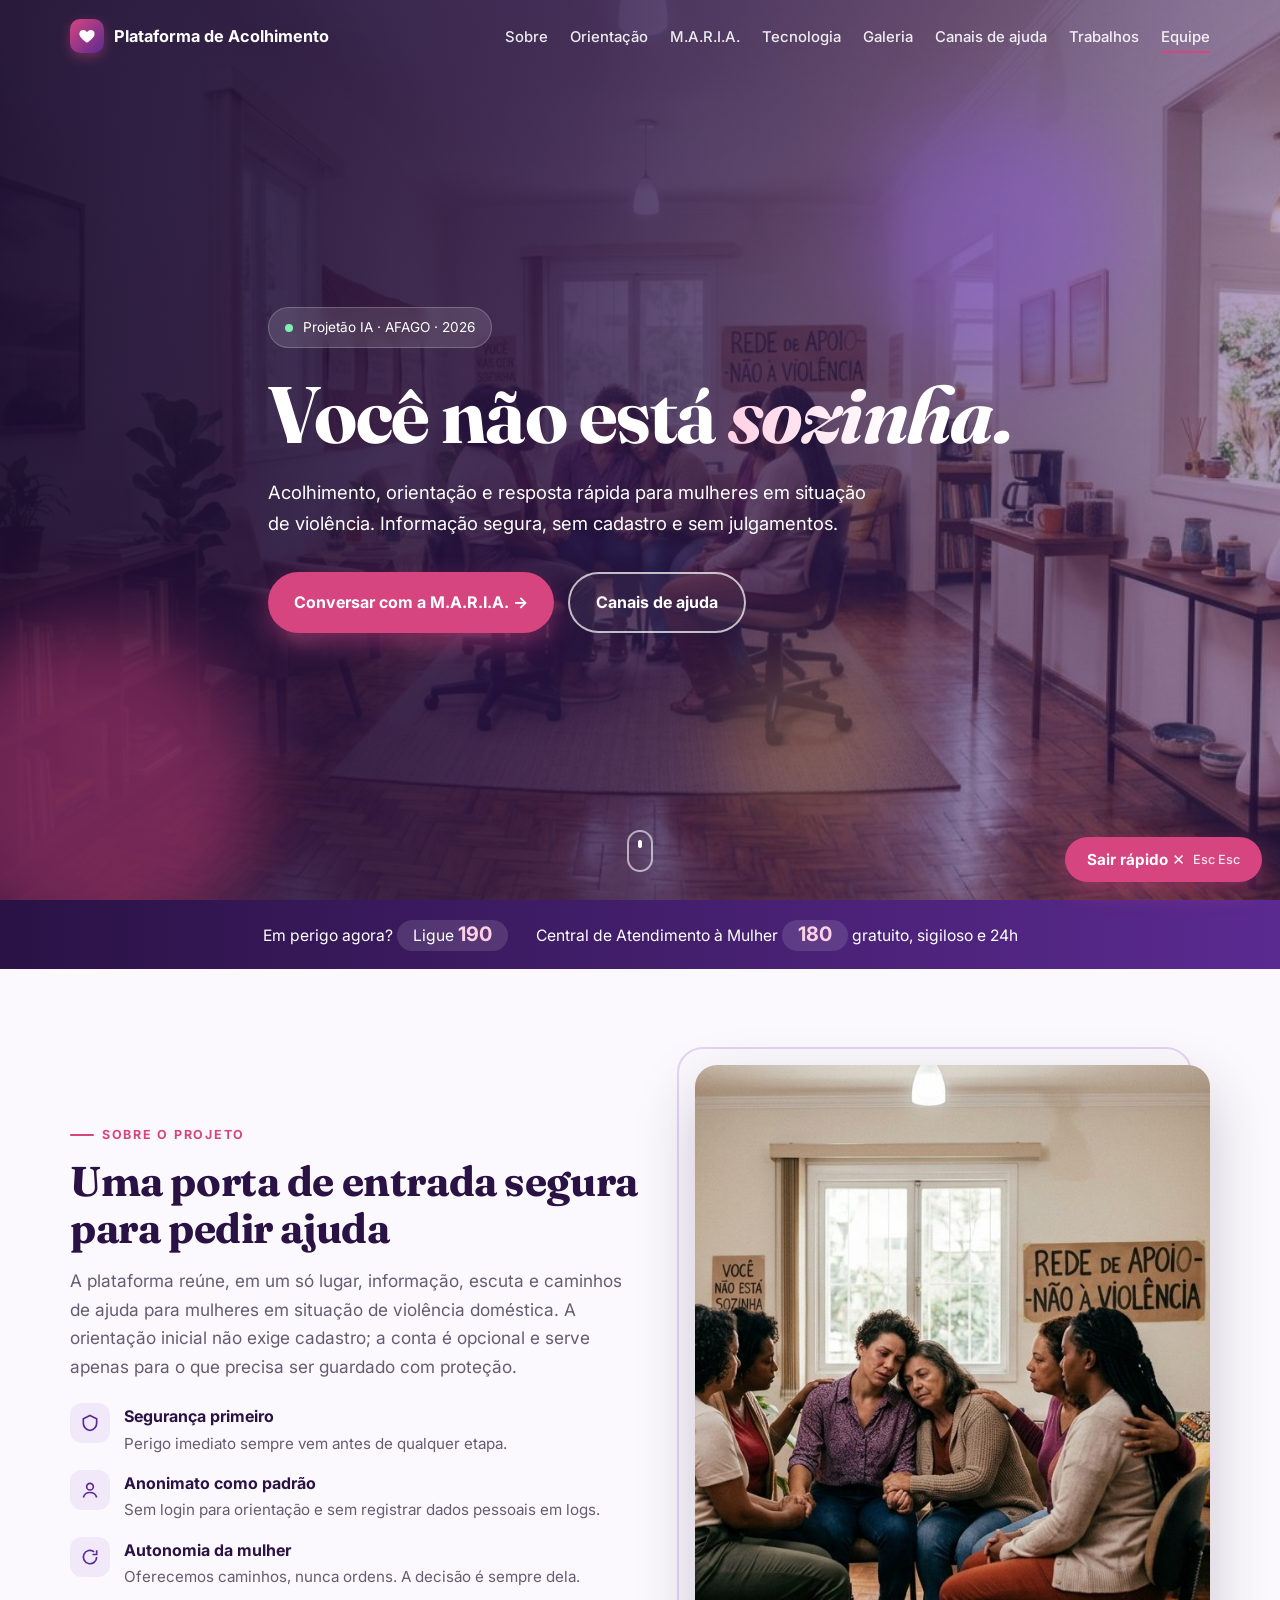
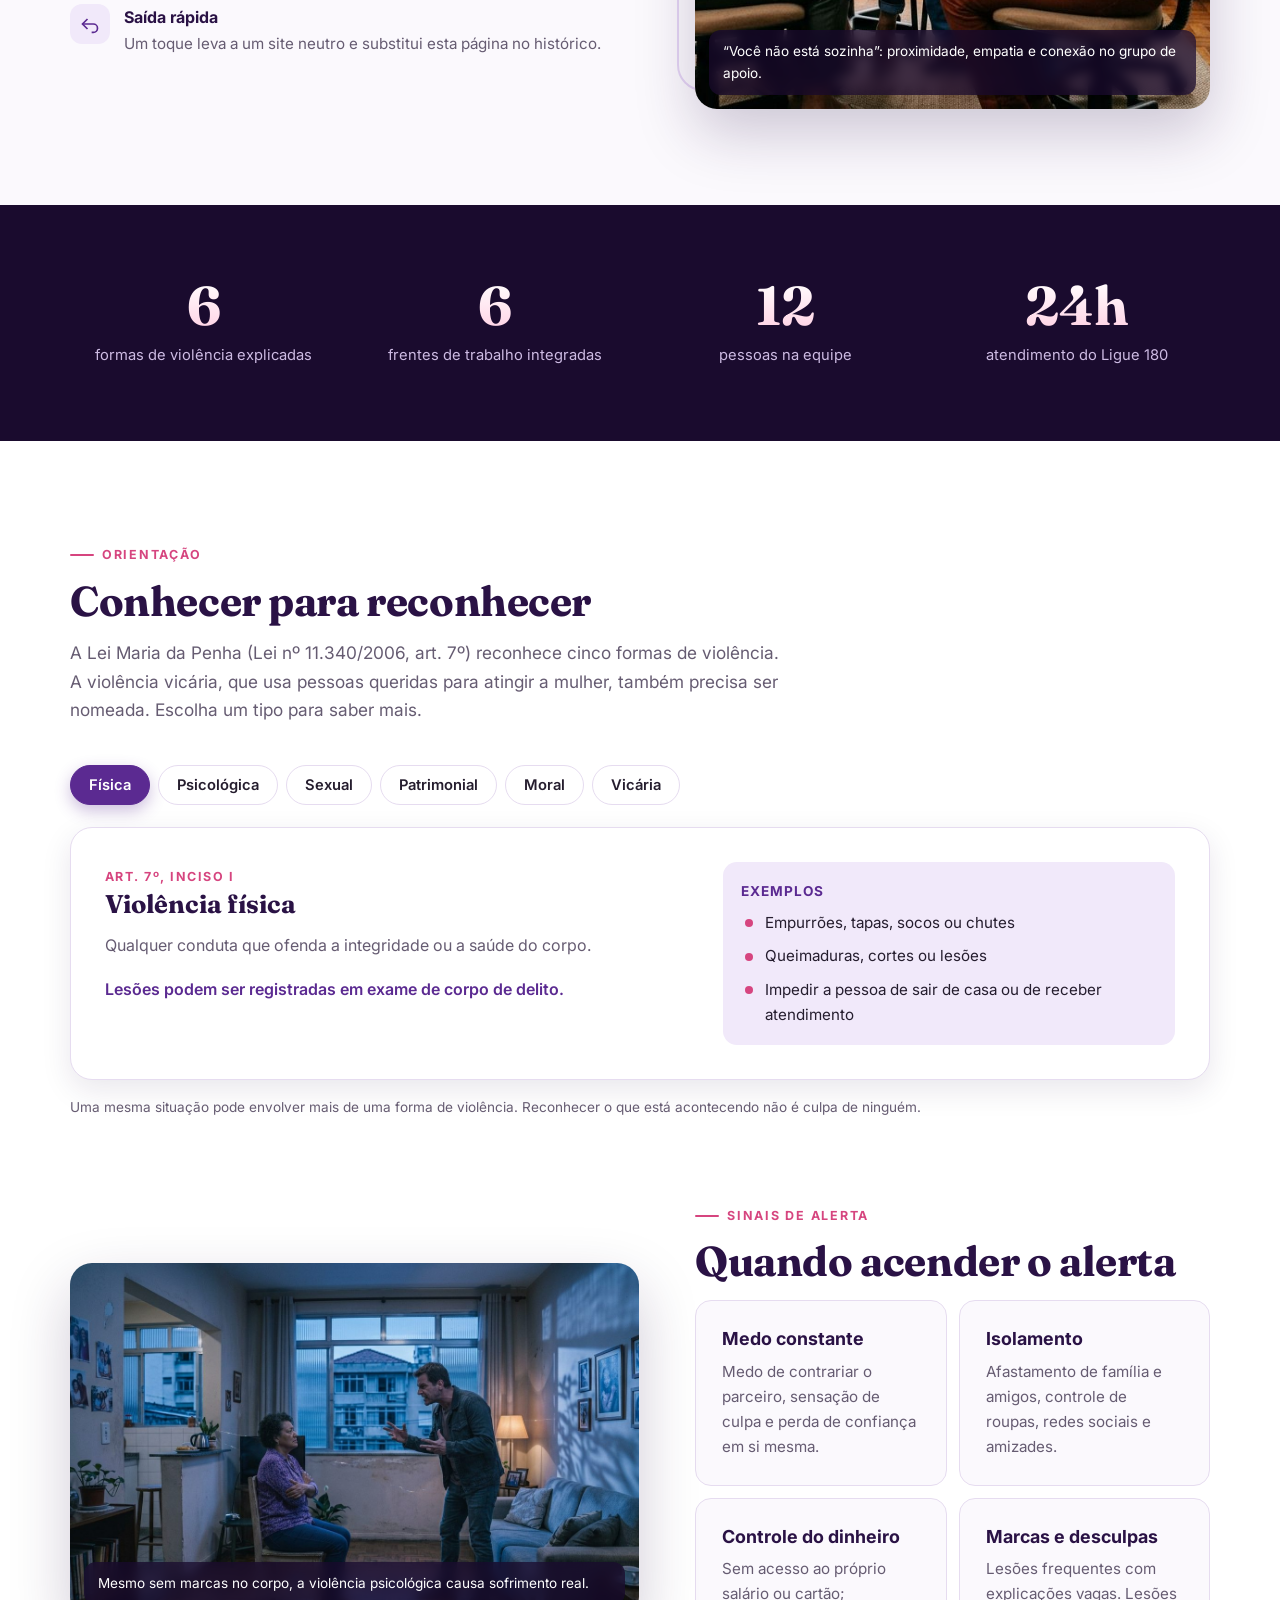
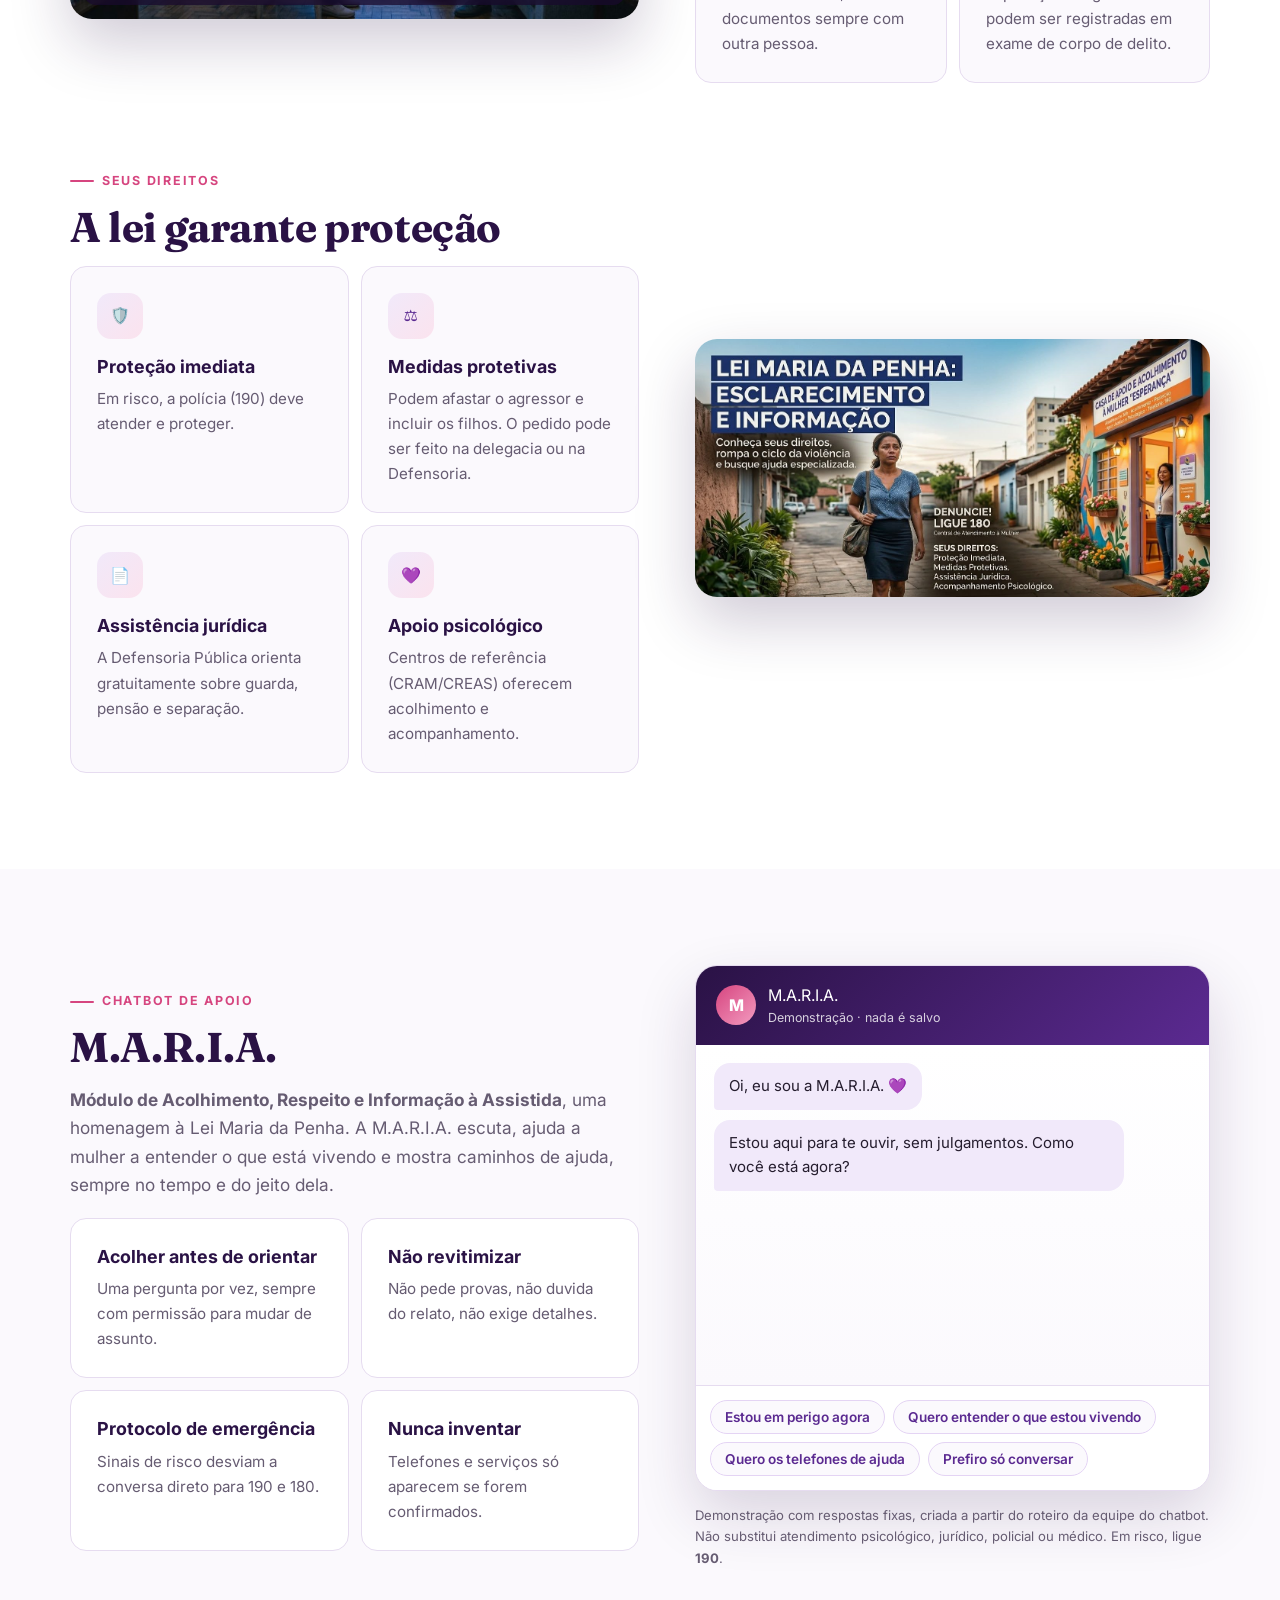
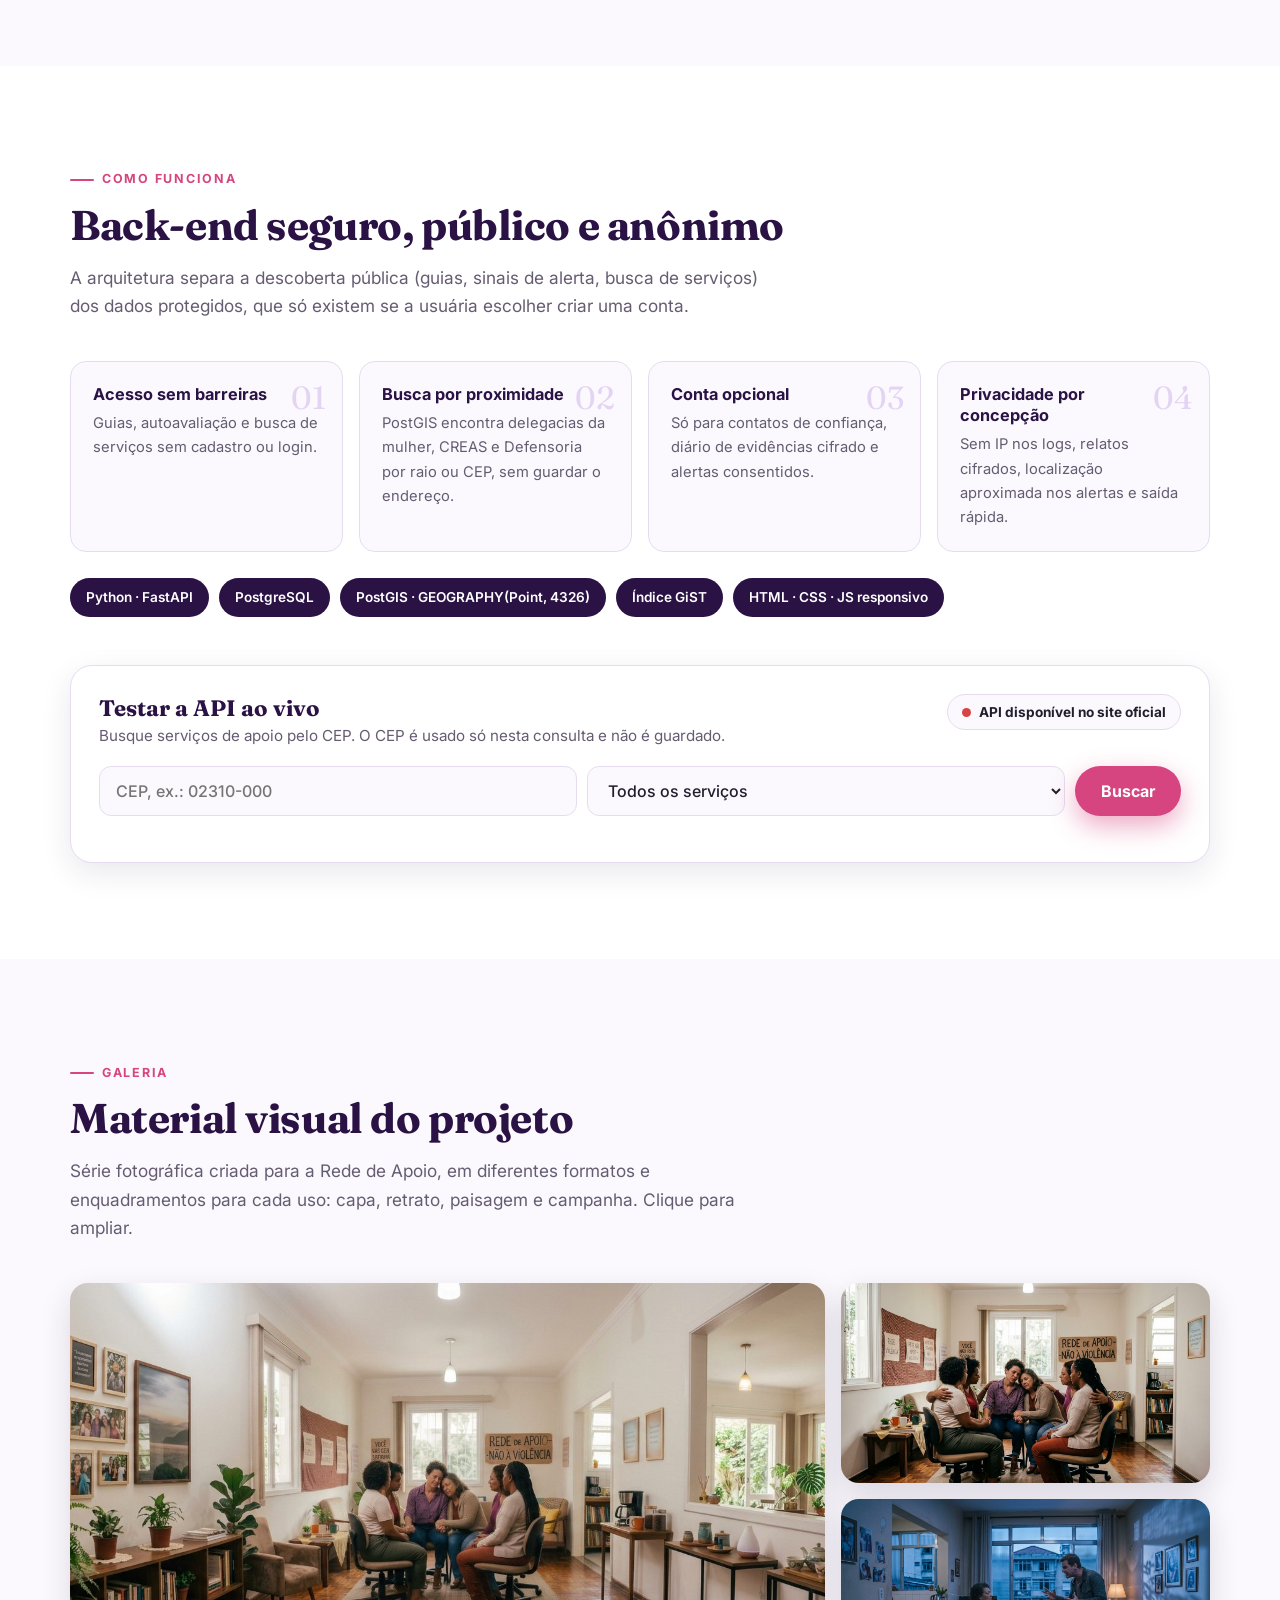
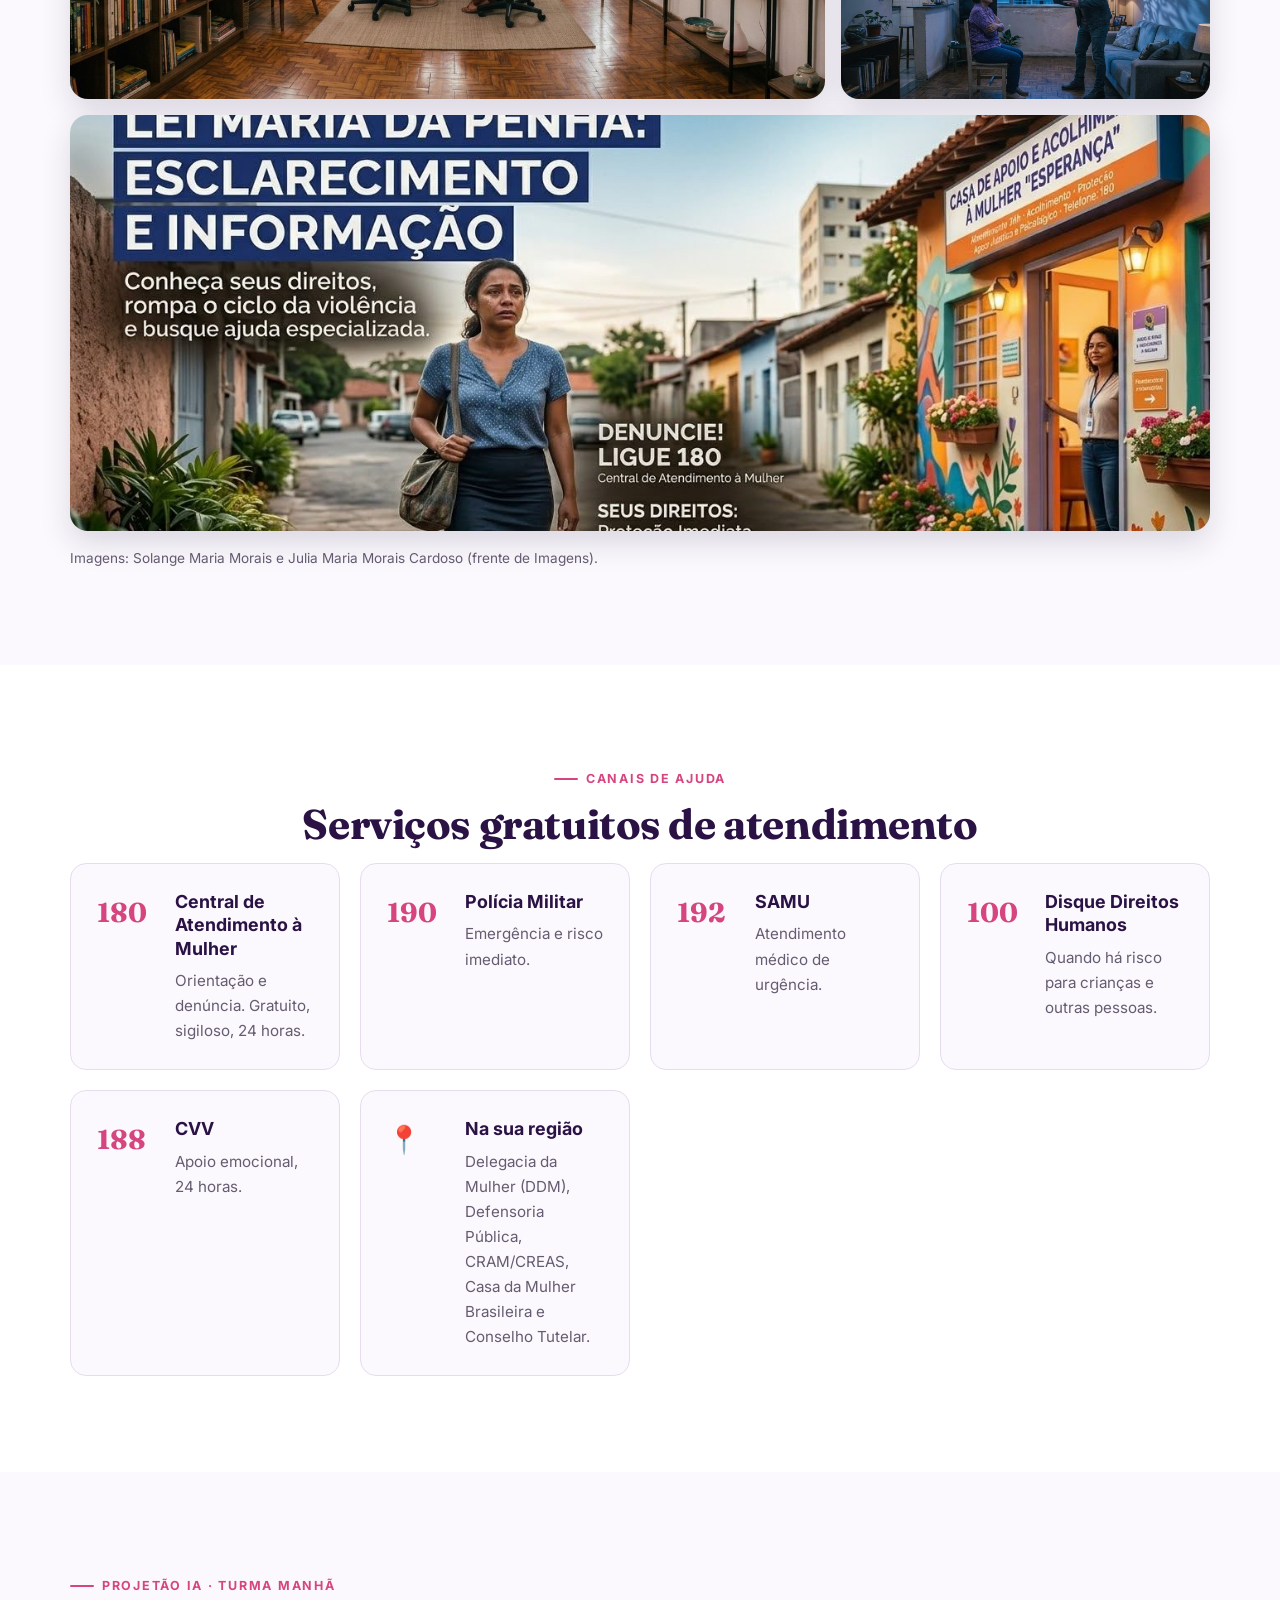
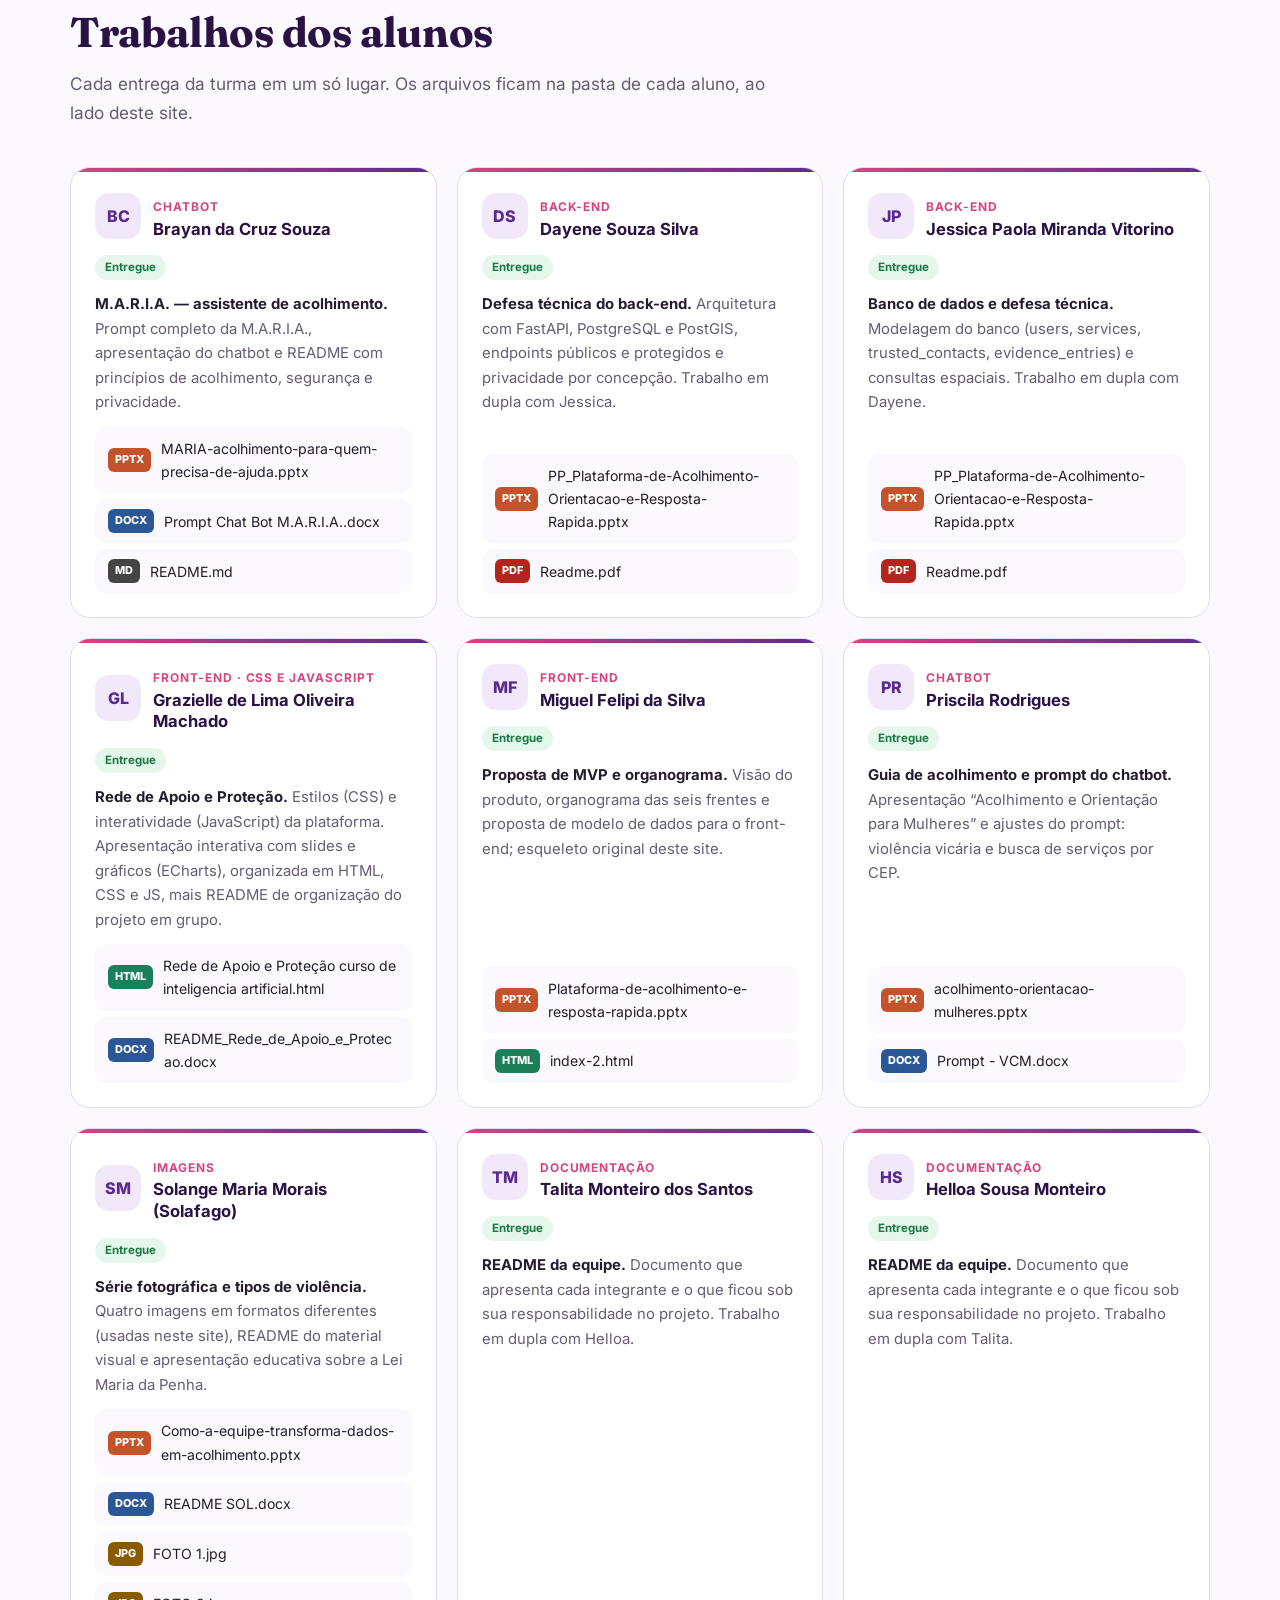
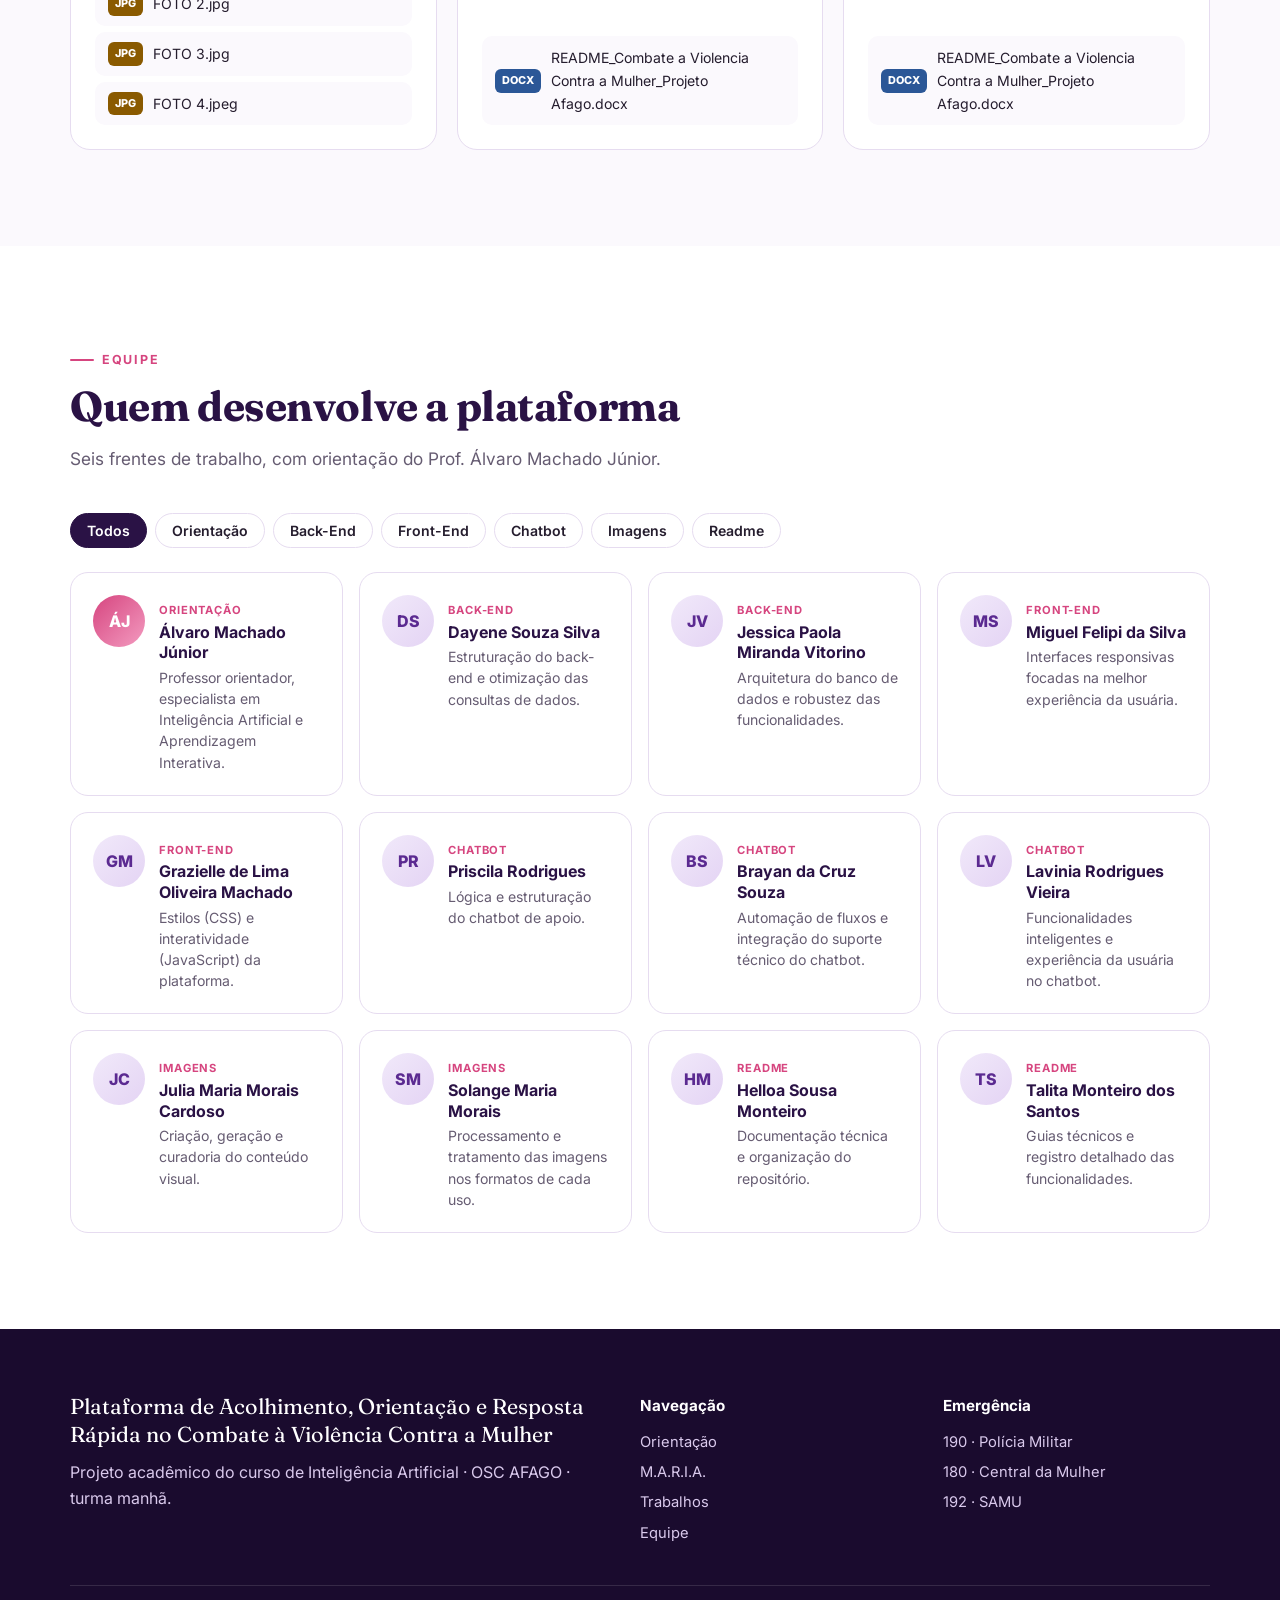
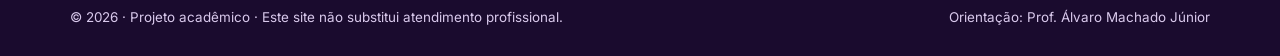
<file: index.html>
<!doctype html>
<html lang="pt-BR">
<head>
<meta charset="utf-8">
<meta name="viewport" content="width=device-width, initial-scale=1">
<meta name="description" content="Plataforma de Acolhimento, Orientação e Resposta Rápida no Combate à Violência Contra a Mulher — Projetão IA, AFAGO (turma manhã, 2026).">
<title>Plataforma de Acolhimento | Combate à Violência Contra a Mulher</title>
<link rel="preconnect" href="https://fonts.googleapis.com">
<link rel="preconnect" href="https://fonts.gstatic.com" crossorigin>
<link href="https://fonts.googleapis.com/css2?family=Fraunces:opsz,wght@9..144,600;9..144,700&family=Inter:wght@400;500;600;700&display=swap" rel="stylesheet">
<!--
  Projetão IA · AFAGO · Turma manhã · Set 2026
  Front-end: esqueleto original (Prof. Álvaro / Miguel) + conteúdo dos trabalhos da turma.
  Imagens: Solange Maria Morais (Solafago) e Julia Maria Morais Cardoso — pasta img/.
  Versão sem botões e números de WhatsApp.
-->
<link rel="stylesheet" href="css/style.css?v=3">
</head>
<body>
<div class="progresso" id="progresso"></div>
<a class="skip" href="#sobre">Pular para o conteúdo</a>

<!-- Saída rápida: abre um site neutro e substitui esta página no histórico (também com Esc duas vezes) -->
<button class="saida" id="saida" title="Sair rapidamente deste site (Esc duas vezes)">Sair rápido ✕ <small>Esc Esc</small></button>

<header id="header">
  <nav class="wrap nav" aria-label="Principal">
    <a href="#inicio" class="logo"><span class="marca" aria-hidden="true"><svg width="18" height="18" viewBox="0 0 24 24" fill="#fff"><path d="M12 21s-7.5-4.6-9.6-9.3C.8 8.1 3 4 6.9 4c2.1 0 3.6 1.2 5.1 3 1.5-1.8 3-3 5.1-3C21 4 23.2 8.1 21.6 11.7 19.5 16.4 12 21 12 21z"/></svg></span>Plataforma de Acolhimento</a>
    <button class="burger" aria-label="Abrir menu" aria-controls="menu" aria-expanded="false" id="burger">☰</button>
    <ul class="menu" id="menu">
      <li><a href="#sobre">Sobre</a></li>
      <li><a href="#orientacao">Orientação</a></li>
      <li><a href="#chatbot">M.A.R.I.A.</a></li>
      <li><a href="#tecnologia">Tecnologia</a></li>
      <li><a href="#galeria">Galeria</a></li>
      <li><a href="#ajuda">Canais de ajuda</a></li>
      <li><a href="#trabalhos">Trabalhos</a></li>
      <li><a href="#equipe">Equipe</a></li>
    </ul>
  </nav>
</header>

<main id="conteudo">

<!-- ========== CAPA (FOTO 1 · panorama) ========== -->
<section class="capa" id="inicio">
  <div class="capa-fundo" role="img" aria-label="Sala de acolhimento com um grupo de mulheres em roda de conversa"></div>
  <div class="bolhas" aria-hidden="true"><span></span><span></span><span></span></div>
  <div class="wrap">
    <span class="selo"><i></i> Projetão IA · AFAGO · 2026</span>
    <h1><span class="pal">Você</span> <span class="pal" style="animation-delay:.15s">não</span> <span class="pal" style="animation-delay:.3s">está</span> <span class="pal" style="animation-delay:.45s"><em>sozinha.</em></span></h1>
    <p class="sub">Acolhimento, orientação e resposta rápida para mulheres em situação de violência. Informação segura, sem cadastro e sem julgamentos.</p>
    <div class="btns">
      <a href="#chatbot" class="btn btn--pri">Conversar com a M.A.R.I.A. →</a>
      <a href="#ajuda" class="btn btn--sec">Canais de ajuda</a>
    </div>
  </div>
  <span class="rolar" aria-hidden="true"></span>
</section>

<div class="emerg" role="region" aria-label="Telefones de emergência">
  <div class="wrap">
    <span>Em perigo agora? <a class="tel" href="tel:190">Ligue <strong>190</strong></a></span>
    <span>Central de Atendimento à Mulher <a class="tel" href="tel:180"><strong>180</strong></a> gratuito, sigiloso e 24h</span>
  </div>
</div>

<!-- ========== SOBRE (FOTO 2 · roda de apoio) ========== -->
<section id="sobre">
  <div class="wrap duas">
    <div class="rev">
      <span class="kicker">Sobre o projeto</span>
      <h2>Uma porta de entrada segura para pedir ajuda</h2>
      <p class="lead" style="margin-bottom:8px">A plataforma reúne, em um só lugar, informação, escuta e caminhos de ajuda para mulheres em situação de violência doméstica. A orientação inicial não exige cadastro; a conta é opcional e serve apenas para o que precisa ser guardado com proteção.</p>
      <ul class="principios">
        <li><span class="ic"><svg width="20" height="20" viewBox="0 0 24 24" fill="none" stroke="currentColor" stroke-width="2"><path d="M12 3l8 4v5c0 5-3.5 8-8 9-4.5-1-8-4-8-9V7z"/></svg></span><div><b>Segurança primeiro</b><span>Perigo imediato sempre vem antes de qualquer etapa.</span></div></li>
        <li><span class="ic"><svg width="20" height="20" viewBox="0 0 24 24" fill="none" stroke="currentColor" stroke-width="2"><circle cx="12" cy="8" r="4"/><path d="M4 21c1-4 4-6 8-6s7 2 8 6"/></svg></span><div><b>Anonimato como padrão</b><span>Sem login para orientação e sem registrar dados pessoais em logs.</span></div></li>
        <li><span class="ic"><svg width="20" height="20" viewBox="0 0 24 24" fill="none" stroke="currentColor" stroke-width="2"><path d="M20 12a8 8 0 1 1-3-6.2"/><path d="M20 4v5h-5"/></svg></span><div><b>Autonomia da mulher</b><span>Oferecemos caminhos, nunca ordens. A decisão é sempre dela.</span></div></li>
        <li><span class="ic"><svg width="20" height="20" viewBox="0 0 24 24" fill="none" stroke="currentColor" stroke-width="2"><path d="M9 6l-6 6 6 6"/><path d="M3 12h13a5 5 0 0 1 0 10h-2"/></svg></span><div><b>Saída rápida</b><span>Um toque leva a um site neutro e substitui esta página no histórico.</span></div></li>
      </ul>
    </div>
    <div class="foto-deco rev rev-d2">
      <figure class="foto" style="aspect-ratio:4/5">
        <img src="img/acolhimento.jpg" alt="Mulheres abraçadas em uma roda de apoio, em uma sala acolhedora" loading="lazy" style="object-position:55% 50%">
        <figcaption>“Você não está sozinha”: proximidade, empatia e conexão no grupo de apoio.</figcaption>
      </figure>
    </div>
  </div>
</section>

<!-- ========== NÚMEROS ========== -->
<div class="numeros">
  <div class="wrap grid">
    <div class="num rev"><strong data-conta="6">0</strong><span>formas de violência explicadas</span></div>
    <div class="num rev rev-d1"><strong data-conta="6">0</strong><span>frentes de trabalho integradas</span></div>
    <div class="num rev rev-d2"><strong data-conta="12">0</strong><span>pessoas na equipe</span></div>
    <div class="num rev rev-d3"><strong data-conta="24" data-suf="h">0</strong><span>atendimento do Ligue 180</span></div>
  </div>
</div>

<!-- ========== ORIENTAÇÃO ========== -->
<section id="orientacao" class="alt">
  <div class="wrap">
    <div class="rev">
      <span class="kicker">Orientação</span>
      <h2>Conhecer para reconhecer</h2>
      <p class="lead">A Lei Maria da Penha (Lei nº 11.340/2006, art. 7º) reconhece cinco formas de violência. A violência vicária, que usa pessoas queridas para atingir a mulher, também precisa ser nomeada. Escolha um tipo para saber mais.</p>
    </div>
    <div class="abas rev" role="tablist" id="abas"></div>
    <div id="painel" role="tabpanel" aria-live="polite"></div>
    <p class="nota">Uma mesma situação pode envolver mais de uma forma de violência. Reconhecer o que está acontecendo não é culpa de ninguém.</p>

    <div class="duas" style="margin-top:80px">
      <div class="foto-deco rev">
        <figure class="foto" style="aspect-ratio:16/10">
          <img src="img/sinais.jpg" alt="Cena noturna em uma sala: um homem grita com uma mulher sentada, ilustrando violência psicológica" loading="lazy">
          <figcaption>Mesmo sem marcas no corpo, a violência psicológica causa sofrimento real.</figcaption>
        </figure>
      </div>
      <div class="rev rev-d2">
        <span class="kicker">Sinais de alerta</span>
        <h2>Quando acender o alerta</h2>
        <div class="cards" style="grid-template-columns:1fr 1fr;gap:12px">
          <div class="card"><h3>Medo constante</h3><p>Medo de contrariar o parceiro, sensação de culpa e perda de confiança em si mesma.</p></div>
          <div class="card"><h3>Isolamento</h3><p>Afastamento de família e amigos, controle de roupas, redes sociais e amizades.</p></div>
          <div class="card"><h3>Controle do dinheiro</h3><p>Sem acesso ao próprio salário ou cartão; documentos sempre com outra pessoa.</p></div>
          <div class="card"><h3>Marcas e desculpas</h3><p>Lesões frequentes com explicações vagas. Lesões podem ser registradas em exame de corpo de delito.</p></div>
        </div>
      </div>
    </div>

    <div class="duas" style="margin-top:80px">
      <div class="rev">
        <span class="kicker">Seus direitos</span>
        <h2>A lei garante proteção</h2>
        <div class="cards" style="grid-template-columns:1fr 1fr;gap:12px">
          <div class="card"><div class="ic">🛡️</div><h3>Proteção imediata</h3><p>Em risco, a polícia (190) deve atender e proteger.</p></div>
          <div class="card"><div class="ic">⚖️</div><h3>Medidas protetivas</h3><p>Podem afastar o agressor e incluir os filhos. O pedido pode ser feito na delegacia ou na Defensoria.</p></div>
          <div class="card"><div class="ic">📄</div><h3>Assistência jurídica</h3><p>A Defensoria Pública orienta gratuitamente sobre guarda, pensão e separação.</p></div>
          <div class="card"><div class="ic">💜</div><h3>Apoio psicológico</h3><p>Centros de referência (CRAM/CREAS) oferecem acolhimento e acompanhamento.</p></div>
        </div>
      </div>
      <div class="foto-deco rev rev-d2">
        <figure class="foto" style="aspect-ratio:2/1">
          <img src="img/campanha.jpg" alt="Cartaz: Lei Maria da Penha, esclarecimento e informação. Uma mulher caminha em direção a uma casa de apoio." loading="lazy">
        </figure>
      </div>
    </div>
  </div>
</section>

<!-- ========== CHATBOT M.A.R.I.A. ========== -->
<section id="chatbot">
  <div class="wrap duas">
    <div class="rev">
      <span class="kicker">Chatbot de apoio</span>
      <h2>M.A.R.I.A.</h2>
      <p class="lead" style="margin-bottom:18px"><b>Módulo de Acolhimento, Respeito e Informação à Assistida</b>, uma homenagem à Lei Maria da Penha. A M.A.R.I.A. escuta, ajuda a mulher a entender o que está vivendo e mostra caminhos de ajuda, sempre no tempo e do jeito dela.</p>
      <div class="cards" style="grid-template-columns:1fr 1fr;gap:12px">
        <div class="card"><h3>Acolher antes de orientar</h3><p>Uma pergunta por vez, sempre com permissão para mudar de assunto.</p></div>
        <div class="card"><h3>Não revitimizar</h3><p>Não pede provas, não duvida do relato, não exige detalhes.</p></div>
        <div class="card"><h3>Protocolo de emergência</h3><p>Sinais de risco desviam a conversa direto para 190 e 180.</p></div>
        <div class="card"><h3>Nunca inventar</h3><p>Telefones e serviços só aparecem se forem confirmados.</p></div>
      </div>
    </div>
    <div class="rev rev-d2">
      <div class="chat" id="chat" aria-label="Demonstração da M.A.R.I.A.">
        <div class="chat-topo"><span class="av">M</span><div>M.A.R.I.A.<small>Demonstração · nada é salvo</small></div></div>
        <div class="chat-corpo" id="chat-corpo" aria-live="polite"></div>
        <div class="opcoes" id="opcoes"></div>
      </div>
      <p class="aviso">Demonstração com respostas fixas, criada a partir do roteiro da equipe do chatbot. Não substitui atendimento psicológico, jurídico, policial ou médico. Em risco, ligue <b>190</b>.</p>
    </div>
  </div>
</section>

<!-- ========== TECNOLOGIA (back-end) ========== -->
<section id="tecnologia" class="alt">
  <div class="wrap">
    <div class="rev">
      <span class="kicker">Como funciona</span>
      <h2>Back-end seguro, público e anônimo</h2>
      <p class="lead">A arquitetura separa a descoberta pública (guias, sinais de alerta, busca de serviços) dos dados protegidos, que só existem se a usuária escolher criar uma conta.</p>
    </div>
    <div class="fluxo">
      <div class="passo rev"><h3>Acesso sem barreiras</h3><p>Guias, autoavaliação e busca de serviços sem cadastro ou login.</p></div>
      <div class="passo rev rev-d1"><h3>Busca por proximidade</h3><p>PostGIS encontra delegacias da mulher, CREAS e Defensoria por raio ou CEP, sem guardar o endereço.</p></div>
      <div class="passo rev rev-d2"><h3>Conta opcional</h3><p>Só para contatos de confiança, diário de evidências cifrado e alertas consentidos.</p></div>
      <div class="passo rev rev-d3"><h3>Privacidade por concepção</h3><p>Sem IP nos logs, relatos cifrados, localização aproximada nos alertas e saída rápida.</p></div>
    </div>
    <div class="stack rev"><span>Python · FastAPI</span><span>PostgreSQL</span><span>PostGIS · GEOGRAPHY(Point, 4326)</span><span>Índice GiST</span><span>HTML · CSS · JS responsivo</span></div>

    <!-- Teste ao vivo da API (back-end da Dayene e da Jessica) -->
    <div class="api-teste rev" id="api-teste">
      <div class="api-topo">
        <div>
          <h3>Testar a API ao vivo</h3>
          <p>Busque serviços de apoio pelo CEP. O CEP é usado só nesta consulta e não é guardado.</p>
        </div>
        <span class="api-status" id="api-status"><i></i><b>Verificando…</b></span>
      </div>
      <form class="api-form" id="api-form">
        <label for="api-cep" class="sr">CEP</label>
        <input id="api-cep" inputmode="numeric" autocomplete="off" placeholder="CEP, ex.: 02310-000" maxlength="9" required>
        <select id="api-tipo" aria-label="Tipo de serviço">
          <option value="">Todos os serviços</option>
          <option value="DEAM">Delegacia da Mulher</option>
          <option value="DEFENSORIA">Defensoria Pública</option>
          <option value="CRAM">Centro de Referência</option>
          <option value="CREAS">CREAS</option>
          <option value="SAUDE">Saúde</option>
          <option value="ONG">Rede de apoio</option>
        </select>
        <button class="btn btn--pri" type="submit">Buscar</button>
      </form>
      <div id="api-resultado" aria-live="polite"></div>
    </div>
  </div>
</section>

<!-- ========== GALERIA (fotos da Sol) ========== -->
<section id="galeria">
  <div class="wrap">
    <div class="rev">
      <span class="kicker">Galeria</span>
      <h2>Material visual do projeto</h2>
      <p class="lead">Série fotográfica criada para a Rede de Apoio, em diferentes formatos e enquadramentos para cada uso: capa, retrato, paisagem e campanha. Clique para ampliar.</p>
    </div>
    <div class="galeria">
      <figure class="foto g1 rev" data-leg="Panorama: o espaço de apoio de forma integrada e humanizada, com luz suave, plantas e livros. Usado como capa do site."><img src="img/capa.jpg" alt="Sala de acolhimento ampla com roda de conversa" loading="lazy"></figure>
      <figure class="foto g2 rev rev-d1" data-leg="Close-up: emoção, olhar de empatia e conexão direta entre as mulheres no grupo de apoio."><img src="img/acolhimento.jpg" alt="Mulheres abraçadas em roda de apoio" loading="lazy"></figure>
      <figure class="foto g3 rev rev-d2" data-leg="Cena de conscientização sobre violência psicológica dentro de casa."><img src="img/sinais.jpg" alt="Homem grita com mulher sentada em uma sala" loading="lazy"></figure>
      <figure class="foto g4 rev" data-leg="Campanha: Lei Maria da Penha, esclarecimento e informação. Conheça seus direitos e busque ajuda especializada."><img src="img/campanha.jpg" alt="Cartaz da campanha Lei Maria da Penha" loading="lazy" style="object-position:50% 40%"></figure>
    </div>
    <p class="nota">Imagens: Solange Maria Morais e Julia Maria Morais Cardoso (frente de Imagens).</p>
  </div>
</section>

<!-- ========== CANAIS DE AJUDA ========== -->
<section id="ajuda" class="alt">
  <div class="wrap">
    <div class="rev center">
      <span class="kicker">Canais de ajuda</span>
      <h2>Serviços gratuitos de atendimento</h2>
    </div>
    <div class="cards">
      <div class="card canal rev"><span class="n">180</span><div><h3>Central de Atendimento à Mulher</h3><p>Orientação e denúncia. Gratuito, sigiloso, 24 horas.</p></div></div>
      <div class="card canal rev rev-d1"><span class="n">190</span><div><h3>Polícia Militar</h3><p>Emergência e risco imediato.</p></div></div>
      <div class="card canal rev rev-d2"><span class="n">192</span><div><h3>SAMU</h3><p>Atendimento médico de urgência.</p></div></div>
      <div class="card canal rev"><span class="n">100</span><div><h3>Disque Direitos Humanos</h3><p>Quando há risco para crianças e outras pessoas.</p></div></div>
      <div class="card canal rev rev-d1"><span class="n">188</span><div><h3>CVV</h3><p>Apoio emocional, 24 horas.</p></div></div>
      <div class="card canal rev rev-d2"><span class="n">📍</span><div><h3>Na sua região</h3><p>Delegacia da Mulher (DDM), Defensoria Pública, CRAM/CREAS, Casa da Mulher Brasileira e Conselho Tutelar.</p></div></div>
    </div>
  </div>
</section>

<!-- ========== TRABALHOS DOS ALUNOS ========== -->
<section id="trabalhos">
  <div class="wrap">
    <div class="rev">
      <span class="kicker">Projetão IA · Turma manhã</span>
      <h2>Trabalhos dos alunos</h2>
      <p class="lead">Cada entrega da turma em um só lugar. Os arquivos ficam na pasta de cada aluno, ao lado deste site.</p>
    </div>
    <div class="trabalhos" id="lista-trabalhos"></div>
  </div>
</section>

<!-- ========== EQUIPE (sem WhatsApp) ========== -->
<section id="equipe" class="alt">
  <div class="wrap">
    <div class="rev">
      <span class="kicker">Equipe</span>
      <h2>Quem desenvolve a plataforma</h2>
      <p class="lead">Seis frentes de trabalho, com orientação do Prof. Álvaro Machado Júnior.</p>
    </div>
    <div class="filtros" id="filtros"></div>
    <div class="equipe" id="lista-equipe"></div>
  </div>
</section>

</main>

<footer>
  <div class="wrap">
    <div class="cols">
      <div>
        <p class="projeto">Plataforma de Acolhimento, Orientação e Resposta Rápida no Combate à Violência Contra a Mulher</p>
        <p>Projeto acadêmico do curso de Inteligência Artificial · OSC AFAGO · turma manhã.</p>
      </div>
      <div><h4>Navegação</h4><ul><li><a href="#orientacao">Orientação</a></li><li><a href="#chatbot">M.A.R.I.A.</a></li><li><a href="#trabalhos">Trabalhos</a></li><li><a href="#equipe">Equipe</a></li></ul></div>
      <div><h4>Emergência</h4><ul><li><a href="tel:190">190 · Polícia Militar</a></li><li><a href="tel:180">180 · Central da Mulher</a></li><li><a href="tel:192">192 · SAMU</a></li></ul></div>
    </div>
    <div class="linha">
      <span>© <span id="ano">2026</span> · Projeto acadêmico · Este site não substitui atendimento profissional.</span>
      <span>Orientação: Prof. Álvaro Machado Júnior</span>
    </div>
  </div>
</footer>

<button class="topo" id="topo" aria-label="Voltar ao topo" title="Voltar ao topo">↑</button>
<div class="caixa-luz" id="luz" role="dialog" aria-modal="true" aria-label="Imagem ampliada"><button aria-label="Fechar" id="luz-x">×</button><img alt=""><p></p></div>

<script src="js/script.js?v=3"></script>
</body>
</html>
</file>
<file: css/style.css>
/* Plataforma de Acolhimento — estilos do site */
:root{
  --roxo:#5b2a91; --roxo-esc:#2a1245; --roxo-900:#1a0b2e; --lilas:#f1e9fa; --lilas-2:#e4d4f4;
  --rosa:#d6457f; --rosa-cl:#ffd0e4; --ouro:#f3b54a;
  --txt:#251d2e; --mut:#665c72; --bg:#fbf9fd; --branco:#fff; --linha:#e6dcf0;
  --raio:16px; --max:1180px; --sombra:0 10px 30px rgba(42,18,69,.10);
  --serif:"Fraunces",Georgia,"Times New Roman",serif;
  --sans:"Inter",system-ui,-apple-system,"Segoe UI",Roboto,sans-serif;
}
*{box-sizing:border-box;margin:0;padding:0}
html{scroll-behavior:smooth}
body{font-family:var(--sans);color:var(--txt);background:var(--bg);line-height:1.65;overflow-x:hidden}
img{max-width:100%;display:block}
a{color:var(--roxo)}
.wrap{max-width:var(--max);margin:0 auto;padding:0 20px}
section{padding:96px 0;position:relative}
.alt{background:var(--branco)}
.kicker{display:inline-flex;align-items:center;gap:8px;font-size:.78rem;font-weight:700;letter-spacing:.14em;text-transform:uppercase;color:var(--rosa);margin-bottom:12px}
.kicker::before{content:"";width:24px;height:2px;background:currentColor;border-radius:2px}
h2{font-family:var(--serif);font-size:clamp(1.8rem,3.6vw,2.6rem);line-height:1.15;color:var(--roxo-esc);margin-bottom:14px;letter-spacing:-.01em}
h3{line-height:1.3}
.lead{color:var(--mut);max-width:720px;margin-bottom:40px;font-size:1.08rem}
.center{text-align:center}.center .lead{margin-left:auto;margin-right:auto}

/* Saída rápida */
.saida{position:fixed;right:18px;bottom:18px;z-index:60;background:var(--rosa);color:#fff;border:none;border-radius:999px;padding:13px 22px;font:700 .95rem var(--sans);cursor:pointer;box-shadow:0 8px 24px rgba(214,69,127,.45);display:flex;gap:8px;align-items:center}
.saida:hover{filter:brightness(1.08)}
.saida small{font-weight:500;opacity:.85}

/* Topo */
header{position:fixed;top:0;left:0;right:0;z-index:50;transition:background .3s,box-shadow .3s,border-color .3s;border-bottom:1px solid transparent}
header.solido{background:rgba(255,255,255,.94);backdrop-filter:blur(10px);border-color:var(--linha);box-shadow:0 4px 20px rgba(42,18,69,.06)}
.nav{display:flex;align-items:center;justify-content:space-between;gap:16px;height:72px}
.logo{display:flex;align-items:center;gap:10px;font-weight:700;color:#fff;text-decoration:none;font-size:1.02rem;transition:color .3s}
.logo .marca{width:34px;height:34px;border-radius:10px;background:linear-gradient(135deg,var(--rosa),var(--roxo));display:grid;place-items:center;box-shadow:0 4px 12px rgba(214,69,127,.4)}
header.solido .logo{color:var(--roxo-esc)}
.menu{display:flex;gap:22px;list-style:none}
.menu a{text-decoration:none;color:rgba(255,255,255,.9);font-size:.93rem;font-weight:500;position:relative;padding:4px 0;transition:color .2s}
header.solido .menu a{color:var(--txt)}
.menu a::after{content:"";position:absolute;left:0;bottom:-3px;height:2px;width:0;background:var(--rosa);transition:width .25s}
.menu a:hover::after,.menu a.ativo::after{width:100%}
header.solido .menu a.ativo{color:var(--roxo);font-weight:600}
.burger{display:none;background:none;border:none;font-size:1.7rem;cursor:pointer;color:#fff}
header.solido .burger{color:var(--roxo)}
@media(max-width:960px){
  .burger{display:block}
  .menu{display:none;position:absolute;top:72px;left:0;right:0;flex-direction:column;gap:4px;background:#fff;padding:12px 20px 20px;border-bottom:1px solid var(--linha);box-shadow:var(--sombra)}
  .menu a{color:var(--txt)!important;display:block;padding:10px 0}
  .menu.aberto{display:flex}
}

/* Capa com animação */
.capa{min-height:100vh;min-height:100svh;display:flex;align-items:center;color:#fff;padding:120px 0 80px;overflow:hidden;isolation:isolate}
.capa-fundo{position:absolute;inset:0;z-index:-2;background:var(--roxo-900) url(../img/capa.jpg) center/cover no-repeat;animation:kenburns 26s ease-in-out infinite alternate;transform-origin:60% 50%}
@keyframes kenburns{from{transform:scale(1.05) translate(0,0)}to{transform:scale(1.18) translate(-2%,-1%)}}
.capa::before{content:"";position:absolute;inset:0;z-index:-1;background:linear-gradient(100deg,rgba(26,11,46,.94) 0%,rgba(42,18,69,.82) 42%,rgba(91,42,145,.35) 100%)}
.bolhas{position:absolute;inset:0;z-index:-1;pointer-events:none}
.bolhas span{position:absolute;border-radius:50%;filter:blur(40px);opacity:.45;animation:flutua 14s ease-in-out infinite}
.bolhas span:nth-child(1){width:340px;height:340px;background:var(--rosa);left:-80px;bottom:-60px}
.bolhas span:nth-child(2){width:260px;height:260px;background:#8f5ad6;right:12%;top:12%;animation-delay:-4s;animation-duration:18s}
.bolhas span:nth-child(3){width:180px;height:180px;background:var(--ouro);right:30%;bottom:8%;opacity:.25;animation-delay:-8s}
@keyframes flutua{0%,100%{transform:translate(0,0) scale(1)}50%{transform:translate(40px,-30px) scale(1.12)}}
.capa .selo{display:inline-flex;align-items:center;gap:10px;background:rgba(255,255,255,.12);border:1px solid rgba(255,255,255,.22);backdrop-filter:blur(6px);padding:8px 16px;border-radius:999px;font-size:.85rem;margin-bottom:26px}
.capa .selo i{width:8px;height:8px;border-radius:50%;background:#7cf0b0;box-shadow:0 0 0 0 rgba(124,240,176,.7);animation:pulso 2s infinite}
@keyframes pulso{70%{box-shadow:0 0 0 10px rgba(124,240,176,0)}100%{box-shadow:0 0 0 0 rgba(124,240,176,0)}}
.capa h1{font-family:var(--serif);font-size:clamp(2.6rem,7vw,5rem);line-height:1.02;max-width:820px;margin-bottom:22px;letter-spacing:-.02em}
.capa h1 .pal{display:inline-block;opacity:0;transform:translateY(40px) rotate(2deg);animation:sobe .9s cubic-bezier(.2,.8,.2,1) forwards}
.capa h1 em{font-style:italic;background:linear-gradient(90deg,var(--rosa-cl),#fff 60%);-webkit-background-clip:text;background-clip:text;color:transparent}
@keyframes sobe{to{opacity:1;transform:none}}
.capa p.sub{max-width:600px;font-size:1.15rem;opacity:0;margin-bottom:34px;animation:sobe .9s .9s forwards;transform:translateY(20px)}
.capa .btns{opacity:0;animation:sobe .9s 1.15s forwards;transform:translateY(20px)}
.btns{display:flex;gap:14px;flex-wrap:wrap}
.btn{display:inline-flex;align-items:center;gap:10px;padding:15px 26px;border-radius:999px;text-decoration:none;font-weight:700;transition:transform .2s,box-shadow .2s,background .2s;border:none;cursor:pointer;font-family:var(--sans);font-size:1rem}
.btn--pri{background:var(--rosa);color:#fff;box-shadow:0 10px 26px rgba(214,69,127,.45)}
.btn--sec{border:2px solid rgba(255,255,255,.7);color:#fff;background:rgba(255,255,255,.05)}
.btn:hover{transform:translateY(-3px)}
.btn--sec:hover{background:rgba(255,255,255,.15)}
.rolar{position:absolute;left:50%;bottom:28px;transform:translateX(-50%);width:26px;height:42px;border:2px solid rgba(255,255,255,.6);border-radius:14px}
.rolar::after{content:"";position:absolute;left:50%;top:8px;width:4px;height:8px;margin-left:-2px;border-radius:2px;background:#fff;animation:rola 1.8s infinite}
@keyframes rola{0%{opacity:0;transform:translateY(0)}40%{opacity:1}100%{opacity:0;transform:translateY(14px)}}

/* Faixa de emergência */
.emerg{background:linear-gradient(90deg,var(--roxo-esc),var(--roxo));color:#fff;padding:18px 0}
.emerg .wrap{display:flex;flex-wrap:wrap;gap:12px 28px;justify-content:center;align-items:center;text-align:center;font-size:.98rem}
.emerg a.tel{background:rgba(255,255,255,.12);padding:6px 16px;border-radius:999px;text-decoration:none;color:#fff;transition:background .2s}
.emerg a.tel:hover{background:rgba(255,255,255,.24)}
.emerg strong{color:var(--rosa-cl);font-size:1.25rem}

/* Grades */
.duas{display:grid;grid-template-columns:1.05fr .95fr;gap:56px;align-items:center}
@media(max-width:900px){.duas{grid-template-columns:1fr;gap:36px}}
.foto{position:relative;border-radius:22px;overflow:hidden;box-shadow:0 24px 60px rgba(42,18,69,.22)}
.foto img{width:100%;height:100%;object-fit:cover;transition:transform 1.2s cubic-bezier(.2,.8,.2,1)}
.foto:hover img{transform:scale(1.05)}
.foto figcaption{position:absolute;left:14px;bottom:14px;right:14px;background:rgba(26,11,46,.72);backdrop-filter:blur(6px);color:#fff;padding:10px 14px;border-radius:12px;font-size:.85rem}
.foto-deco{position:relative}
.foto-deco::before{content:"";position:absolute;inset:-18px 18px 18px -18px;border:2px solid var(--lilas-2);border-radius:26px;z-index:-1}
.principios{list-style:none;display:grid;gap:14px;margin-top:22px}
.principios li{display:flex;gap:14px;align-items:flex-start}
.principios .ic{flex:0 0 40px;height:40px;border-radius:12px;background:var(--lilas);color:var(--roxo);display:grid;place-items:center}
.principios b{display:block;color:var(--roxo-esc)}
.principios span{color:var(--mut);font-size:.95rem}

/* Números */
.numeros{background:var(--roxo-900);color:#fff;padding:64px 0;overflow:hidden}
.numeros .grid{display:grid;grid-template-columns:repeat(4,1fr);gap:24px}
@media(max-width:760px){.numeros .grid{grid-template-columns:repeat(2,1fr)}}
.num{text-align:center;padding:10px}
.num strong{display:block;font-family:var(--serif);font-size:clamp(2.4rem,5vw,3.4rem);line-height:1;background:linear-gradient(180deg,#fff,var(--rosa-cl));-webkit-background-clip:text;background-clip:text;color:transparent}
.num span{display:block;margin-top:10px;color:#cdbbe3;font-size:.92rem}

/* Cards */
.cards{display:grid;grid-template-columns:repeat(auto-fit,minmax(250px,1fr));gap:20px}
.card{background:var(--branco);border:1px solid var(--linha);border-radius:var(--raio);padding:26px;transition:transform .25s,box-shadow .25s,border-color .25s}
.card:hover{transform:translateY(-5px);box-shadow:var(--sombra);border-color:var(--lilas-2)}
.card h3{color:var(--roxo-esc);margin-bottom:8px;font-size:1.12rem}
.card p{color:var(--mut);font-size:.95rem}
.card .ic{width:46px;height:46px;border-radius:14px;display:grid;place-items:center;background:linear-gradient(135deg,var(--lilas),#fbe3ee);color:var(--roxo);margin-bottom:16px}
.alt .card{background:var(--bg)}

/* Abas de tipos de violência */
.abas{display:flex;flex-wrap:wrap;gap:8px;margin-bottom:22px}
.abas button{border:1px solid var(--linha);background:var(--branco);color:var(--txt);padding:10px 18px;border-radius:999px;font:600 .92rem var(--sans);cursor:pointer;transition:all .2s}
.abas button:hover{border-color:var(--roxo)}
.abas button[aria-selected="true"]{background:var(--roxo);color:#fff;border-color:var(--roxo);box-shadow:0 6px 16px rgba(91,42,145,.3)}
.painel{background:var(--branco);border:1px solid var(--linha);border-radius:22px;padding:34px;display:grid;grid-template-columns:1.3fr 1fr;gap:30px;box-shadow:var(--sombra);animation:entra .45s ease}
@keyframes entra{from{opacity:0;transform:translateY(10px)}to{opacity:1;transform:none}}
@media(max-width:800px){.painel{grid-template-columns:1fr;padding:24px}}
.painel h3{font-family:var(--serif);font-size:1.6rem;color:var(--roxo-esc);margin-bottom:6px}
.painel .lei{font-size:.78rem;font-weight:700;letter-spacing:.12em;color:var(--rosa);text-transform:uppercase}
.painel p{color:var(--mut);margin:10px 0 0}
.painel ul{list-style:none;display:grid;gap:8px}
.painel li{padding-left:24px;position:relative;font-size:.95rem}
.painel li::before{content:"";position:absolute;left:4px;top:.6em;width:8px;height:8px;border-radius:50%;background:var(--rosa)}
.painel .caixa{background:var(--lilas);border-radius:14px;padding:18px}
.painel .caixa b{display:block;color:var(--roxo);margin-bottom:8px;font-size:.85rem;text-transform:uppercase;letter-spacing:.08em}
.nota{margin-top:16px;font-size:.85rem;color:var(--mut)}

/* Chat */
.chat{background:var(--branco);border:1px solid var(--linha);border-radius:22px;overflow:hidden;box-shadow:0 24px 60px rgba(42,18,69,.16);max-width:520px}
.chat-topo{background:linear-gradient(135deg,var(--roxo-esc),var(--roxo));color:#fff;padding:16px 20px;display:flex;align-items:center;gap:12px}
.chat-topo .av{width:40px;height:40px;border-radius:50%;background:linear-gradient(135deg,var(--rosa),#f39bc0);display:grid;place-items:center;font-weight:800}
.chat-topo small{display:block;opacity:.8;font-size:.78rem}
.chat-corpo{height:340px;padding:18px;display:flex;flex-direction:column;gap:10px;overflow-y:auto;background:linear-gradient(180deg,#fff,var(--bg))}
.msg{padding:11px 15px;border-radius:16px;max-width:86%;font-size:.94rem;animation:entra .35s ease;white-space:pre-line}
.msg.bot{background:var(--lilas);border-bottom-left-radius:4px;align-self:flex-start}
.msg.eu{background:var(--roxo);color:#fff;border-bottom-right-radius:4px;align-self:flex-end}
.digitando{align-self:flex-start;background:var(--lilas);border-radius:16px;padding:12px 16px;display:flex;gap:4px}
.digitando i{width:7px;height:7px;border-radius:50%;background:var(--roxo);opacity:.4;animation:dig 1s infinite}
.digitando i:nth-child(2){animation-delay:.15s}.digitando i:nth-child(3){animation-delay:.3s}
@keyframes dig{50%{opacity:1;transform:translateY(-3px)}}
.opcoes{display:flex;flex-wrap:wrap;gap:8px;padding:14px;border-top:1px solid var(--linha);background:#fff}
.opcoes button{border:1px solid var(--lilas-2);background:var(--bg);color:var(--roxo);padding:8px 14px;border-radius:999px;font:600 .85rem var(--sans);cursor:pointer;transition:all .2s}
.opcoes button:hover{background:var(--roxo);color:#fff}
.aviso{font-size:.82rem;color:var(--mut);margin-top:14px;max-width:520px}

/* Arquitetura */
.fluxo{display:grid;grid-template-columns:repeat(4,1fr);gap:16px;counter-reset:passo}
@media(max-width:900px){.fluxo{grid-template-columns:repeat(2,1fr)}}
@media(max-width:520px){.fluxo{grid-template-columns:1fr}}
.passo{background:var(--bg);border:1px solid var(--linha);border-radius:var(--raio);padding:22px;position:relative}
.passo::before{counter-increment:passo;content:"0" counter(passo);font-family:var(--serif);font-size:2rem;color:var(--lilas-2);position:absolute;right:16px;top:10px}
.passo h3{font-size:1.02rem;color:var(--roxo-esc);margin-bottom:6px;padding-right:40px}
.passo p{font-size:.92rem;color:var(--mut)}
.stack{display:flex;flex-wrap:wrap;gap:10px;margin-top:26px}
.stack span{background:var(--roxo-esc);color:#fff;padding:8px 16px;border-radius:999px;font-size:.85rem;font-weight:600}

/* Galeria */
.galeria{display:grid;grid-template-columns:repeat(6,1fr);grid-auto-rows:200px;gap:16px}
.galeria .g1{grid-column:span 4;grid-row:span 2}
.galeria .g2{grid-column:span 2;grid-row:span 1}
.galeria .g3{grid-column:span 2;grid-row:span 1}
.galeria .g4{grid-column:span 6;grid-row:span 2}
@media(max-width:800px){.galeria{grid-template-columns:1fr;grid-auto-rows:220px}.galeria>*{grid-column:auto!important;grid-row:auto!important}}
.galeria figure{cursor:zoom-in}
.galeria figure{border-radius:18px;box-shadow:0 12px 30px rgba(42,18,69,.15)}
.caixa-luz{position:fixed;inset:0;z-index:80;background:rgba(15,6,28,.92);display:none;align-items:center;justify-content:center;padding:24px;flex-direction:column;gap:14px}
.caixa-luz.aberta{display:flex;animation:entra .3s}
.caixa-luz img{max-height:80vh;border-radius:14px}
.caixa-luz p{color:#e9dcf5;max-width:800px;text-align:center;font-size:.95rem}
.caixa-luz button{position:absolute;top:18px;right:22px;background:none;border:none;color:#fff;font-size:2rem;cursor:pointer}

/* Canais */
.canal{display:flex;gap:16px;align-items:flex-start}
.canal .n{flex:0 0 auto;font-family:var(--serif);font-size:1.7rem;font-weight:700;color:var(--rosa);min-width:62px}
.canal a{text-decoration:none;color:inherit}

/* Trabalhos dos alunos */
.trabalhos{display:grid;grid-template-columns:repeat(auto-fill,minmax(320px,1fr));gap:20px}
.trab{background:var(--branco);border:1px solid var(--linha);border-radius:20px;padding:24px;display:flex;flex-direction:column;gap:12px;transition:transform .25s,box-shadow .25s;position:relative;overflow:hidden}
.trab::before{content:"";position:absolute;left:0;top:0;right:0;height:4px;background:linear-gradient(90deg,var(--rosa),var(--roxo))}
.trab:hover{transform:translateY(-5px);box-shadow:var(--sombra)}
.trab .topo-t{display:flex;align-items:center;gap:12px}
.trab .ini{width:46px;height:46px;border-radius:14px;background:var(--lilas);color:var(--roxo);font-weight:800;display:grid;place-items:center;flex:0 0 auto}
.trab h3{font-size:1.04rem;color:var(--roxo-esc)}
.trab .area{font-size:.75rem;font-weight:700;letter-spacing:.08em;text-transform:uppercase;color:var(--rosa)}
.trab p{color:var(--mut);font-size:.93rem}
.arqs{list-style:none;display:grid;gap:6px;margin-top:auto}
.arqs a{display:flex;align-items:center;gap:10px;padding:9px 12px;border-radius:10px;background:var(--bg);text-decoration:none;font-size:.88rem;color:var(--txt);border:1px solid transparent;transition:border-color .2s,background .2s;word-break:break-word}
.arqs a:hover{border-color:var(--lilas-2);background:var(--lilas)}
.arqs .tipo{flex:0 0 auto;font-size:.68rem;font-weight:800;padding:3px 7px;border-radius:6px;color:#fff;background:var(--roxo)}
.tipo.pptx{background:#c4522b}.tipo.docx{background:#2b5797}.tipo.pdf{background:#b3261e}.tipo.html{background:#1b7f5a}.tipo.md{background:#444}.tipo.jpg{background:#8a5a00}
.estado{display:inline-block;font-size:.72rem;font-weight:700;padding:3px 10px;border-radius:999px;background:#e5f6ec;color:#1b7a46}
.estado.pend{background:#fff1dc;color:#9a5b00}

/* Equipe */
.filtros{display:flex;flex-wrap:wrap;gap:8px;margin-bottom:24px}
.filtros button{border:1px solid var(--linha);background:var(--branco);padding:8px 16px;border-radius:999px;font:600 .88rem var(--sans);cursor:pointer;color:var(--txt);transition:all .2s}
.filtros button.on{background:var(--roxo-esc);color:#fff;border-color:var(--roxo-esc)}
.equipe{display:grid;grid-template-columns:repeat(auto-fill,minmax(250px,1fr));gap:16px}
.membro{background:var(--branco);border:1px solid var(--linha);border-radius:18px;padding:22px;display:flex;gap:14px;align-items:flex-start;transition:transform .25s,box-shadow .25s,opacity .3s}
.membro:hover{transform:translateY(-4px);box-shadow:var(--sombra)}
.membro.oculto{display:none}
.avatar{flex:0 0 52px;height:52px;border-radius:50%;display:grid;place-items:center;background:linear-gradient(135deg,var(--lilas),var(--lilas-2));color:var(--roxo);font-weight:800}
.membro[data-area="orientacao"] .avatar{background:linear-gradient(135deg,var(--rosa),#f39bc0);color:#fff}
.funcao{display:inline-block;font-size:.7rem;font-weight:700;text-transform:uppercase;letter-spacing:.08em;color:var(--rosa);margin-bottom:2px}
.membro h3{font-size:1rem;color:var(--roxo-esc);margin-bottom:4px}
.membro p{color:var(--mut);font-size:.88rem;line-height:1.5}

/* Rodapé */
footer{background:var(--roxo-900);color:#d9c9ec;padding:64px 0 28px}
footer .cols{display:grid;grid-template-columns:2fr 1fr 1fr;gap:36px}
@media(max-width:800px){footer .cols{grid-template-columns:1fr}}
footer h4{color:#fff;margin-bottom:12px;font-size:.95rem}
footer .projeto{font-family:var(--serif);font-size:1.35rem;color:#fff;margin-bottom:10px;line-height:1.3}
footer ul{list-style:none;display:grid;gap:6px;font-size:.92rem}
footer a{color:#d9c9ec;text-decoration:none}
footer a:hover{color:#fff}
footer .linha{border-top:1px solid rgba(255,255,255,.12);margin-top:40px;padding-top:20px;font-size:.84rem;display:flex;flex-wrap:wrap;justify-content:space-between;gap:8px}

/* Utilidades */
:focus-visible{outline:3px solid var(--rosa);outline-offset:3px;border-radius:6px}
.skip{position:absolute;left:-999px;top:8px;background:var(--roxo);color:#fff;padding:8px 14px;border-radius:8px;z-index:100}
.skip:focus{left:8px}
section[id]{scroll-margin-top:72px}
.topo{position:fixed;left:18px;bottom:18px;z-index:60;width:46px;height:46px;border-radius:50%;border:none;background:var(--roxo);color:#fff;font-size:1.2rem;cursor:pointer;box-shadow:0 6px 18px rgba(0,0,0,.25);opacity:0;pointer-events:none;transition:opacity .25s}
.topo.visivel{opacity:1;pointer-events:auto}
.progresso{position:fixed;top:0;left:0;height:3px;width:0;background:linear-gradient(90deg,var(--rosa),var(--ouro));z-index:70}
.rev{opacity:0;transform:translateY(28px);transition:opacity .8s ease,transform .8s cubic-bezier(.2,.8,.2,1)}
.rev.on{opacity:1;transform:none}
.rev-d1{transition-delay:.1s}.rev-d2{transition-delay:.2s}.rev-d3{transition-delay:.3s}
@media(max-width:820px){section{padding:72px 0}}
@media(prefers-reduced-motion:reduce){
  html{scroll-behavior:auto}
  *,*::before,*::after{animation:none!important;transition:none!important}
  .rev,.capa h1 .pal,.capa p.sub,.capa .btns{opacity:1!important;transform:none!important}
}

/* Teste ao vivo da API */
.sr{position:absolute;width:1px;height:1px;overflow:hidden;clip:rect(0 0 0 0)}
.api-teste{margin-top:48px;background:var(--branco);border:1px solid var(--linha);border-radius:22px;padding:28px;box-shadow:var(--sombra)}
.api-topo{display:flex;justify-content:space-between;gap:16px;flex-wrap:wrap;align-items:flex-start;margin-bottom:18px}
.api-topo h3{font-family:var(--serif);font-size:1.4rem;color:var(--roxo-esc)}
.api-topo p{color:var(--mut);font-size:.95rem}
.api-status{display:inline-flex;align-items:center;gap:8px;font-size:.85rem;padding:6px 14px;border-radius:999px;background:var(--bg);border:1px solid var(--linha)}
.api-status i{width:9px;height:9px;border-radius:50%;background:#bbb}
.api-status.on i{background:#22b36a;box-shadow:0 0 0 0 rgba(34,179,106,.6);animation:pulso 2s infinite}
.api-status.off i{background:#d64545}
.api-form{display:flex;gap:10px;flex-wrap:wrap}
.api-form input,.api-form select{flex:1 1 180px;padding:13px 16px;border:1px solid var(--linha);border-radius:12px;font:500 1rem var(--sans);background:var(--bg);color:var(--txt)}
.api-form input:focus,.api-form select:focus{outline:2px solid var(--roxo);outline-offset:1px}
#api-resultado{margin-top:18px;display:grid;gap:10px}
.api-item{display:flex;justify-content:space-between;gap:14px;align-items:center;padding:14px 16px;border-radius:14px;background:var(--bg);border:1px solid var(--linha);animation:entra .35s ease}
.api-item b{display:block;color:var(--roxo-esc)}
.api-item small{color:var(--mut)}
.api-item .dist{flex:0 0 auto;font-weight:700;color:var(--rosa)}
.api-msg{padding:14px 16px;border-radius:14px;background:var(--lilas);color:var(--roxo-esc);font-size:.95rem}
</file>
